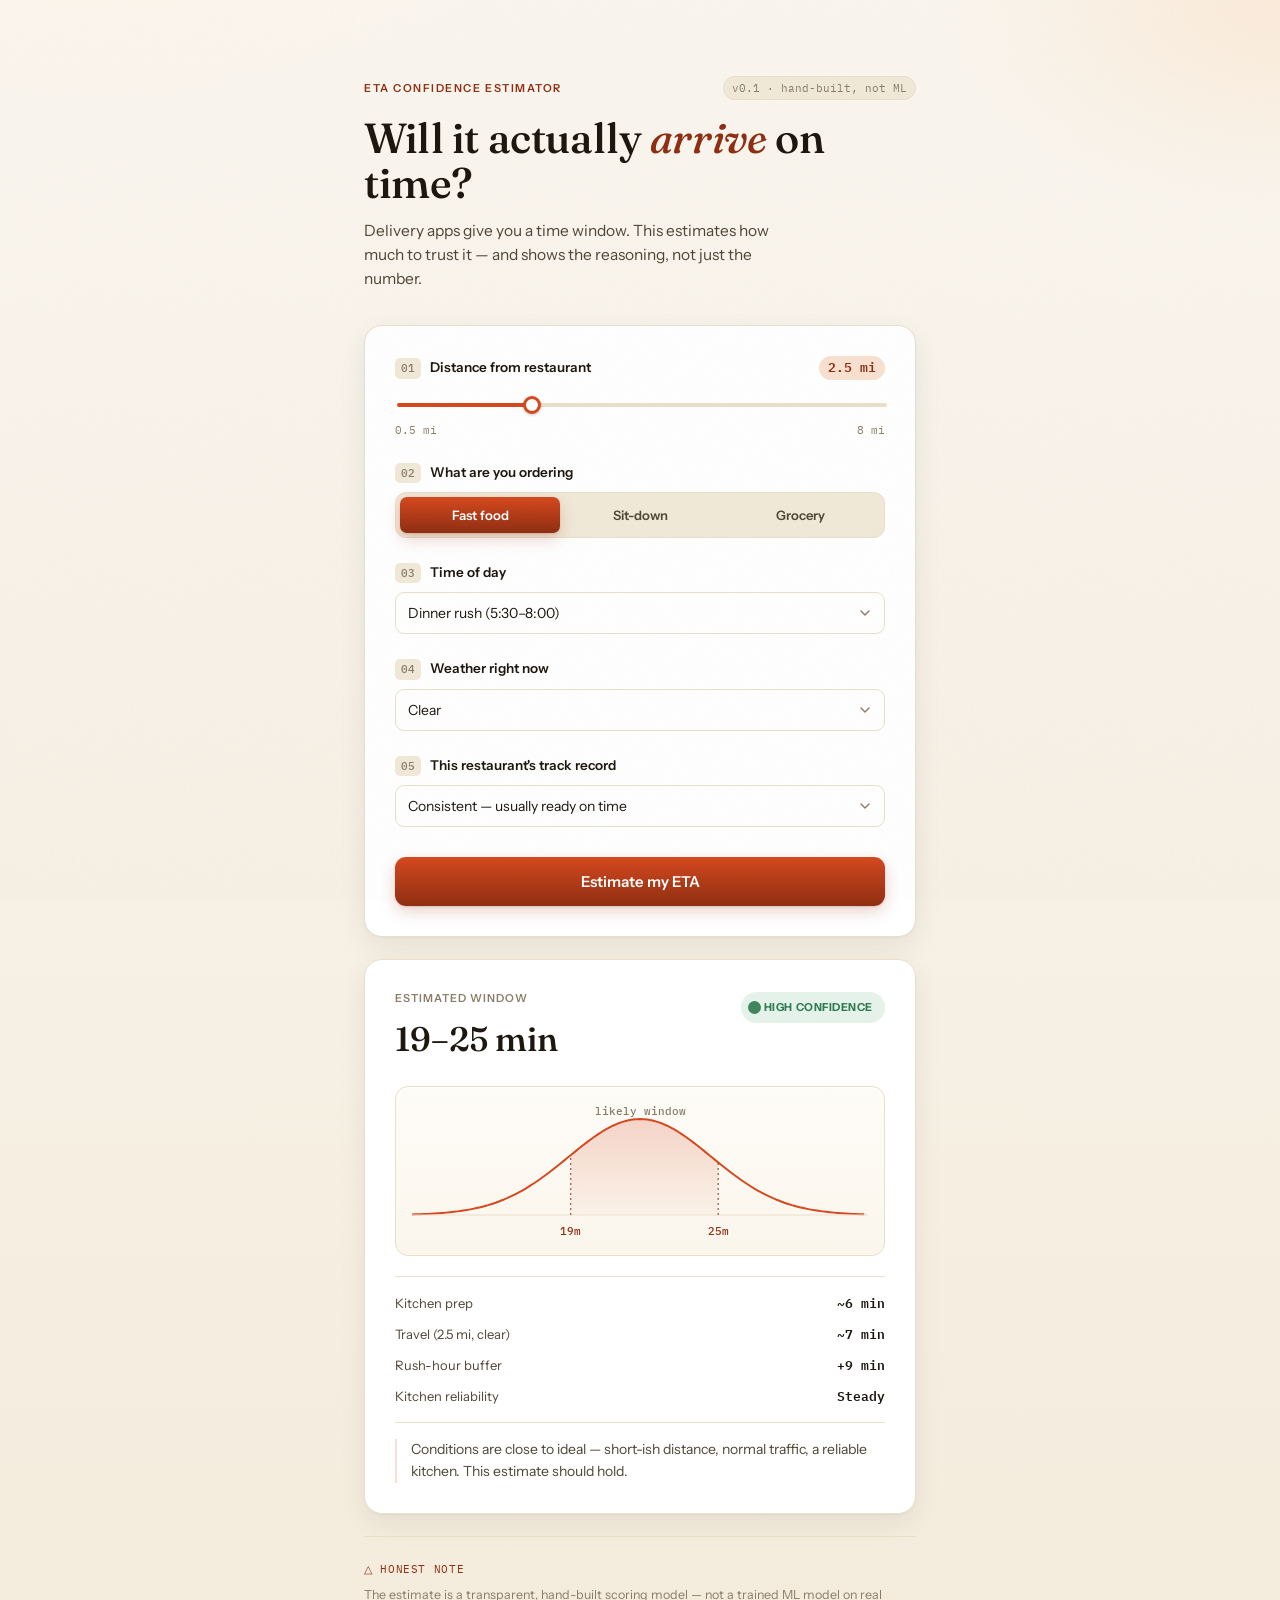
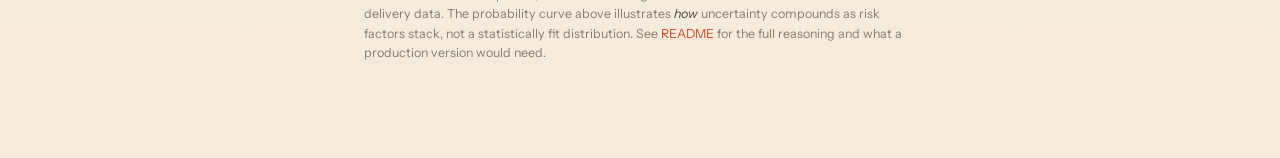
<file: index.html>
<!DOCTYPE html>
<html lang="en">
<head>
<meta charset="UTF-8">
<meta name="viewport" content="width=device-width, initial-scale=1.0">
<title>Will it actually arrive on time?</title>
<meta name="description" content="A transparent ETA confidence estimator — shows the reasoning behind a delivery time window, not just the number.">
<link rel="preconnect" href="https://fonts.googleapis.com">
<link rel="preconnect" href="https://fonts.gstatic.com" crossorigin>
<link href="https://fonts.googleapis.com/css2?family=Fraunces:ital,opsz,wght@0,9..144,380;0,9..144,520;0,9..144,600;1,9..144,480&family=IBM+Plex+Mono:wght@400;500;600&family=Instrument+Sans:wght@400;500;600&display=swap" rel="stylesheet">
<link rel="stylesheet" href="style.css">
</head>
<body>

  <div class="grain" aria-hidden="true"></div>

  <main class="wrap">
    <header>
      <div class="eyebrow-row">
        <p class="eyebrow">ETA confidence estimator</p>
        <span class="build-tag">v0.1 &middot; hand-built, not ML</span>
      </div>
      <h1>Will it actually <em>arrive</em> on time?</h1>
      <p class="sub">Delivery apps give you a time window. This estimates how much to trust it — and shows the reasoning, not just the number.</p>
    </header>

    <section class="card form-card">

      <div class="field">
        <div class="field-head">
          <span class="step-num">01</span>
          <label for="distance">Distance from restaurant</label>
          <span class="field-val" id="distanceVal">2.5 mi</span>
        </div>
        <input type="range" id="distance" min="0.5" max="8" step="0.5" value="2.5">
        <div class="range-scale"><span>0.5 mi</span><span>8 mi</span></div>
      </div>

      <div class="field">
        <div class="field-head">
          <span class="step-num">02</span>
          <label id="complexityLabel">What are you ordering</label>
        </div>
        <div class="segmented" id="complexity" role="radiogroup" aria-labelledby="complexityLabel" data-value="fast" style="--seg-index:0;">
          <span class="segmented-indicator" aria-hidden="true"></span>
          <button type="button" class="segmented-option is-active" data-value="fast" role="radio" aria-checked="true">Fast food</button>
          <button type="button" class="segmented-option" data-value="sitdown" role="radio" aria-checked="false">Sit-down</button>
          <button type="button" class="segmented-option" data-value="grocery" role="radio" aria-checked="false">Grocery</button>
        </div>
      </div>

      <div class="field">
        <div class="field-head">
          <span class="step-num">03</span>
          <label for="time">Time of day</label>
        </div>
        <select id="time">
          <option value="off">Off-peak (mid-afternoon, late night)</option>
          <option value="lunch">Lunch rush (11:30–1:30)</option>
          <option value="dinner" selected>Dinner rush (5:30–8:00)</option>
        </select>
      </div>

      <div class="field">
        <div class="field-head">
          <span class="step-num">04</span>
          <label for="weather">Weather right now</label>
        </div>
        <select id="weather">
          <option value="clear" selected>Clear</option>
          <option value="rain">Rain</option>
          <option value="snow">Snow / ice</option>
        </select>
      </div>

      <div class="field">
        <div class="field-head">
          <span class="step-num">05</span>
          <label for="reliability">This restaurant's track record</label>
        </div>
        <select id="reliability">
          <option value="consistent" selected>Consistent — usually ready on time</option>
          <option value="variable">Some variability</option>
          <option value="unpredictable">Unpredictable — prep time swings a lot</option>
        </select>
      </div>

      <button id="estimateBtn"><span>Estimate my ETA</span></button>
    </section>

    <section class="card result-card" id="resultCard" hidden>
      <div class="result-headline">
        <div>
          <span class="result-label">Estimated window</span>
          <span class="eta-range" id="etaRange">—</span>
        </div>
        <span class="confidence-badge" id="confidenceBadge"><i class="dot" aria-hidden="true"></i><span id="confidenceText">—</span></span>
      </div>

      <div class="curve-wrap">
        <canvas id="curve" height="140"></canvas>
      </div>

      <div class="breakdown" id="breakdown"></div>

      <p class="explain" id="explainText"></p>
    </section>

    <footer>
      <p class="footnote-mark">&#9651; honest note</p>
      <p>The estimate is a transparent, hand-built scoring model — not a trained ML model on real delivery data. The probability curve above illustrates <em>how</em> uncertainty compounds as risk factors stack, not a statistically fit distribution. See <a href="README.md">README</a> for the full reasoning and what a production version would need.</p>
    </footer>
  </main>

<script src="script.js"></script>
</body>
</html>
</file>
<file: style.css>
:root{
  --bg:#FAF6EF;
  --bg-deep:#F1E6D3;
  --card:#FFFFFF;
  --ink:#1D170F;
  --ink-soft:#4F4536;
  --muted:#8A7C68;
  --line:#E9DFCB;
  --line-soft:#F1E9D8;

  --accent:#D6491F;
  --accent-2:#8F2E12;
  --accent-soft:#F8E1D0;

  --good:#2F7A4F;
  --good-soft:#E4F2E9;
  --warn:#A8791E;
  --warn-soft:#FAF0D9;
  --low:#AD3B27;
  --low-soft:#FAE2DD;

  --font-display:"Fraunces", Georgia, serif;
  --font-body:"Instrument Sans", ui-sans-serif, -apple-system, "Segoe UI", Roboto, sans-serif;
  --font-mono:"IBM Plex Mono", ui-monospace, "SF Mono", Menlo, monospace;

  --shadow-sm: 0 1px 2px rgba(29,23,15,0.05);
  --shadow-md: 0 1px 2px rgba(29,23,15,0.04), 0 10px 28px rgba(29,23,15,0.07);
  --shadow-accent: 0 1px 2px rgba(143,46,18,0.18), 0 6px 16px rgba(143,46,18,0.2);
}

*{ box-sizing:border-box; }

body{
  margin:0;
  position:relative;
  background:
    radial-gradient(900px 480px at 8% -8%, #FEF6EA 0%, transparent 55%),
    radial-gradient(700px 420px at 100% 0%, #FBEBDA 0%, transparent 50%),
    linear-gradient(180deg, var(--bg) 0%, var(--bg-deep) 140%);
  color:var(--ink);
  font-family:var(--font-body);
  line-height:1.55;
  -webkit-font-smoothing:antialiased;
  min-height:100vh;
}

/* subtle grain for tactility — a tiled noise SVG, blended over everything */
.grain{
  position:fixed;
  inset:0;
  pointer-events:none;
  z-index:50;
  opacity:0.045;
  mix-blend-mode:multiply;
  background-image:url("data:image/svg+xml;utf8,<svg xmlns='http://www.w3.org/2000/svg' width='140' height='140'><filter id='n'><feTurbulence type='fractalNoise' baseFrequency='0.9' numOctaves='2' stitchTiles='stitch'/></filter><rect width='100%25' height='100%25' filter='url(%23n)'/></svg>");
  background-size:140px 140px;
}

.wrap{
  max-width:600px;
  margin:0 auto;
  padding:clamp(40px, 8vw, 76px) 24px 96px;
  position:relative;
  z-index:1;
}

header{ margin-bottom:34px; }
.eyebrow-row{
  display:flex;
  align-items:center;
  justify-content:space-between;
  gap:10px;
  margin-bottom:16px;
}
.eyebrow{
  font-size:11px;
  font-weight:600;
  letter-spacing:0.14em;
  text-transform:uppercase;
  color:var(--accent-2);
  margin:0;
}
.build-tag{
  font-family:var(--font-mono);
  font-size:10.5px;
  color:var(--muted);
  background:var(--line-soft);
  border:1px solid var(--line);
  padding:3px 8px;
  border-radius:999px;
  white-space:nowrap;
}
h1{
  font-family:var(--font-display);
  font-weight:520;
  font-size:clamp(30px, 5.4vw, 42px);
  line-height:1.06;
  letter-spacing:-0.01em;
  margin:0 0 14px;
}
h1 em{
  font-style:italic;
  font-weight:480;
  color:var(--accent-2);
}
.sub{
  color:var(--ink-soft);
  font-size:15.5px;
  max-width:44ch;
  margin:0;
}

.card{
  background:var(--card);
  border:1px solid var(--line);
  border-radius:18px;
  padding:30px;
  margin-bottom:22px;
  box-shadow:var(--shadow-md);
}

/* --- form fields --- */

.field{ margin-bottom:24px; }
.field:last-of-type{ margin-bottom:28px; }

.field-head{
  display:flex;
  align-items:baseline;
  gap:9px;
  margin-bottom:9px;
}
.step-num{
  font-family:var(--font-mono);
  font-size:10.5px;
  font-weight:500;
  color:var(--muted);
  background:var(--line-soft);
  border-radius:5px;
  padding:2px 6px;
  letter-spacing:0.02em;
}
.field-head label{
  font-size:13.5px;
  font-weight:600;
  color:var(--ink);
}
.field-val{
  margin-left:auto;
  font-family:var(--font-mono);
  font-size:12.5px;
  font-weight:600;
  color:var(--accent-2);
  background:var(--accent-soft);
  padding:2px 9px;
  border-radius:999px;
}

.field select{
  width:100%;
  padding:11px 38px 11px 12px;
  border-radius:9px;
  border:1px solid var(--line);
  background:
    url("data:image/svg+xml;utf8,<svg xmlns='http://www.w3.org/2000/svg' width='10' height='6'><path d='M1 1l4 4 4-4' stroke='%238A7C68' stroke-width='1.4' fill='none' stroke-linecap='round' stroke-linejoin='round'/></svg>") no-repeat right 14px center,
    #fff;
  appearance:none;
  -webkit-appearance:none;
  font-size:14px;
  font-family:inherit;
  color:var(--ink);
  cursor:pointer;
  transition:border-color 0.15s ease, box-shadow 0.15s ease;
}
.field select:hover{ border-color:#D8CBAE; }
.field select:focus{ outline:none; border-color:var(--accent); box-shadow:0 0 0 3px var(--accent-soft); }

/* range slider */
.field input[type=range]{
  -webkit-appearance:none;
  appearance:none;
  width:100%;
  height:4px;
  border-radius:999px;
  background:linear-gradient(to right, var(--accent) 0%, var(--accent) var(--range-progress, 27%), var(--line) var(--range-progress, 27%), var(--line) 100%);
  outline:none;
}
.field input[type=range]::-webkit-slider-thumb{
  -webkit-appearance:none;
  width:18px;
  height:18px;
  border-radius:50%;
  background:#fff;
  border:3px solid var(--accent);
  box-shadow:0 1px 3px rgba(29,23,15,0.25);
  cursor:pointer;
  transition:transform 0.12s ease, box-shadow 0.12s ease;
}
.field input[type=range]::-webkit-slider-thumb:hover{ transform:scale(1.12); }
.field input[type=range]::-webkit-slider-thumb:active{ box-shadow:0 0 0 6px var(--accent-soft); }
.field input[type=range]::-moz-range-thumb{
  width:14px; height:14px; border-radius:50%;
  background:#fff; border:3px solid var(--accent);
  cursor:pointer;
}
.range-scale{
  display:flex;
  justify-content:space-between;
  margin-top:8px;
  font-family:var(--font-mono);
  font-size:10.5px;
  color:var(--muted);
}

/* segmented control */
.segmented{
  position:relative;
  display:grid;
  grid-template-columns:repeat(3, 1fr);
  background:var(--line-soft);
  border:1px solid var(--line);
  border-radius:11px;
  padding:4px;
}
.segmented-indicator{
  position:absolute;
  top:4px; bottom:4px; left:4px;
  width:calc((100% - 8px) / 3);
  background:linear-gradient(180deg, var(--accent) 0%, var(--accent-2) 100%);
  border-radius:7px;
  box-shadow:var(--shadow-accent);
  transform:translateX(calc(var(--seg-index, 0) * 100%));
  transition:transform 0.24s cubic-bezier(.22,.85,.28,1);
}
.segmented-option{
  position:relative;
  z-index:1;
  border:none;
  background:transparent;
  padding:10px 6px;
  font-family:inherit;
  font-size:13px;
  font-weight:600;
  color:var(--ink-soft);
  border-radius:7px;
  cursor:pointer;
  transition:color 0.18s ease;
}
.segmented-option.is-active{ color:#fff; }
.segmented-option:focus-visible{ outline:2px solid var(--accent-2); outline-offset:2px; }

button#estimateBtn{
  width:100%;
  background:linear-gradient(180deg, var(--accent) 0%, var(--accent-2) 100%);
  color:#fff;
  border:none;
  padding:15px 16px;
  border-radius:11px;
  font-size:15px;
  font-weight:600;
  cursor:pointer;
  font-family:inherit;
  box-shadow:var(--shadow-accent);
  transition:transform 0.1s ease, box-shadow 0.15s ease;
  margin-top:2px;
}
button#estimateBtn:hover{ box-shadow:0 2px 5px rgba(143,46,18,0.24), 0 10px 24px rgba(143,46,18,0.26); }
button#estimateBtn:active{ transform:scale(0.985); }

/* --- result card --- */

.result-card{
  opacity:0;
  transform:translateY(8px);
}
.result-card.is-visible{
  animation:card-rise 0.5s cubic-bezier(.22,.85,.28,1) forwards;
}
@keyframes card-rise{
  to{ opacity:1; transform:translateY(0); }
}
.result-card.is-updating{
  animation:pulse-ring 0.6s ease-out;
}
@keyframes pulse-ring{
  0%{ box-shadow:var(--shadow-md), 0 0 0 0 rgba(214,73,31,0.28); }
  100%{ box-shadow:var(--shadow-md), 0 0 0 10px rgba(214,73,31,0); }
}

.result-headline{
  display:flex;
  align-items:flex-start;
  justify-content:space-between;
  flex-wrap:wrap;
  gap:12px;
  margin-bottom:20px;
}
.result-label{
  display:block;
  font-size:11px;
  font-weight:600;
  letter-spacing:0.09em;
  text-transform:uppercase;
  color:var(--muted);
  margin-bottom:6px;
}
.eta-range{
  display:block;
  font-family:var(--font-display);
  font-size:clamp(28px, 6vw, 34px);
  font-weight:520;
  font-variant-numeric:tabular-nums;
}
.confidence-badge{
  display:inline-flex;
  align-items:center;
  gap:6px;
  font-size:11px;
  font-weight:700;
  letter-spacing:0.05em;
  text-transform:uppercase;
  padding:7px 12px 7px 10px;
  border-radius:999px;
  margin-top:2px;
}
.confidence-badge .dot{
  width:7px; height:7px;
  border-radius:50%;
  background:currentColor;
  box-shadow:0 0 0 3px currentColor;
  opacity:0.9;
}
.confidence-badge.high{ background:var(--good-soft); color:var(--good); }
.confidence-badge.medium{ background:var(--warn-soft); color:var(--warn); }
.confidence-badge.low{ background:var(--low-soft); color:var(--low); }

/* curve panel */
.curve-wrap{
  background:
    linear-gradient(180deg, #FEFCF8 0%, #FBF6EC 100%);
  border:1px solid var(--line);
  border-radius:13px;
  padding:16px 16px 12px;
  margin-bottom:20px;
  position:relative;
}
.curve-wrap canvas{ display:block; width:100%; height:140px; }

.breakdown{
  border-top:1px solid var(--line);
  border-bottom:1px solid var(--line);
  padding:16px 0;
  margin-bottom:16px;
  display:flex;
  flex-direction:column;
  gap:11px;
}
.breakdown-row{
  display:flex;
  justify-content:space-between;
  align-items:center;
  font-size:13px;
  padding:2px 4px;
  margin:-2px -4px;
  border-radius:6px;
  transition:background 0.15s ease;
}
.breakdown-row:hover{ background:var(--line-soft); }
.breakdown-row .k{ color:var(--ink-soft); }
.breakdown-row .v{
  font-family:var(--font-mono);
  font-weight:600;
  font-variant-numeric:tabular-nums;
  color:var(--ink);
}

.explain{
  font-size:14px;
  color:var(--ink-soft);
  margin:0;
  padding-left:14px;
  border-left:2px solid var(--accent-soft);
}

footer{
  font-size:12.5px;
  color:var(--muted);
  border-top:1px solid var(--line);
  padding-top:24px;
}
.footnote-mark{
  font-family:var(--font-mono);
  font-size:10.5px;
  letter-spacing:0.06em;
  text-transform:uppercase;
  color:var(--accent-2);
  margin:0 0 8px;
}
footer p:last-child{ margin:0; }
footer em{ color:var(--ink-soft); font-style:italic; }
footer a{ color:var(--accent); text-decoration-color:var(--accent-soft); }
footer a:hover{ text-decoration-color:var(--accent); }

@media (max-width:420px){
  .card{ padding:22px; border-radius:16px; }
  .segmented-option{ font-size:12px; padding:9px 4px; }
}
</file>
